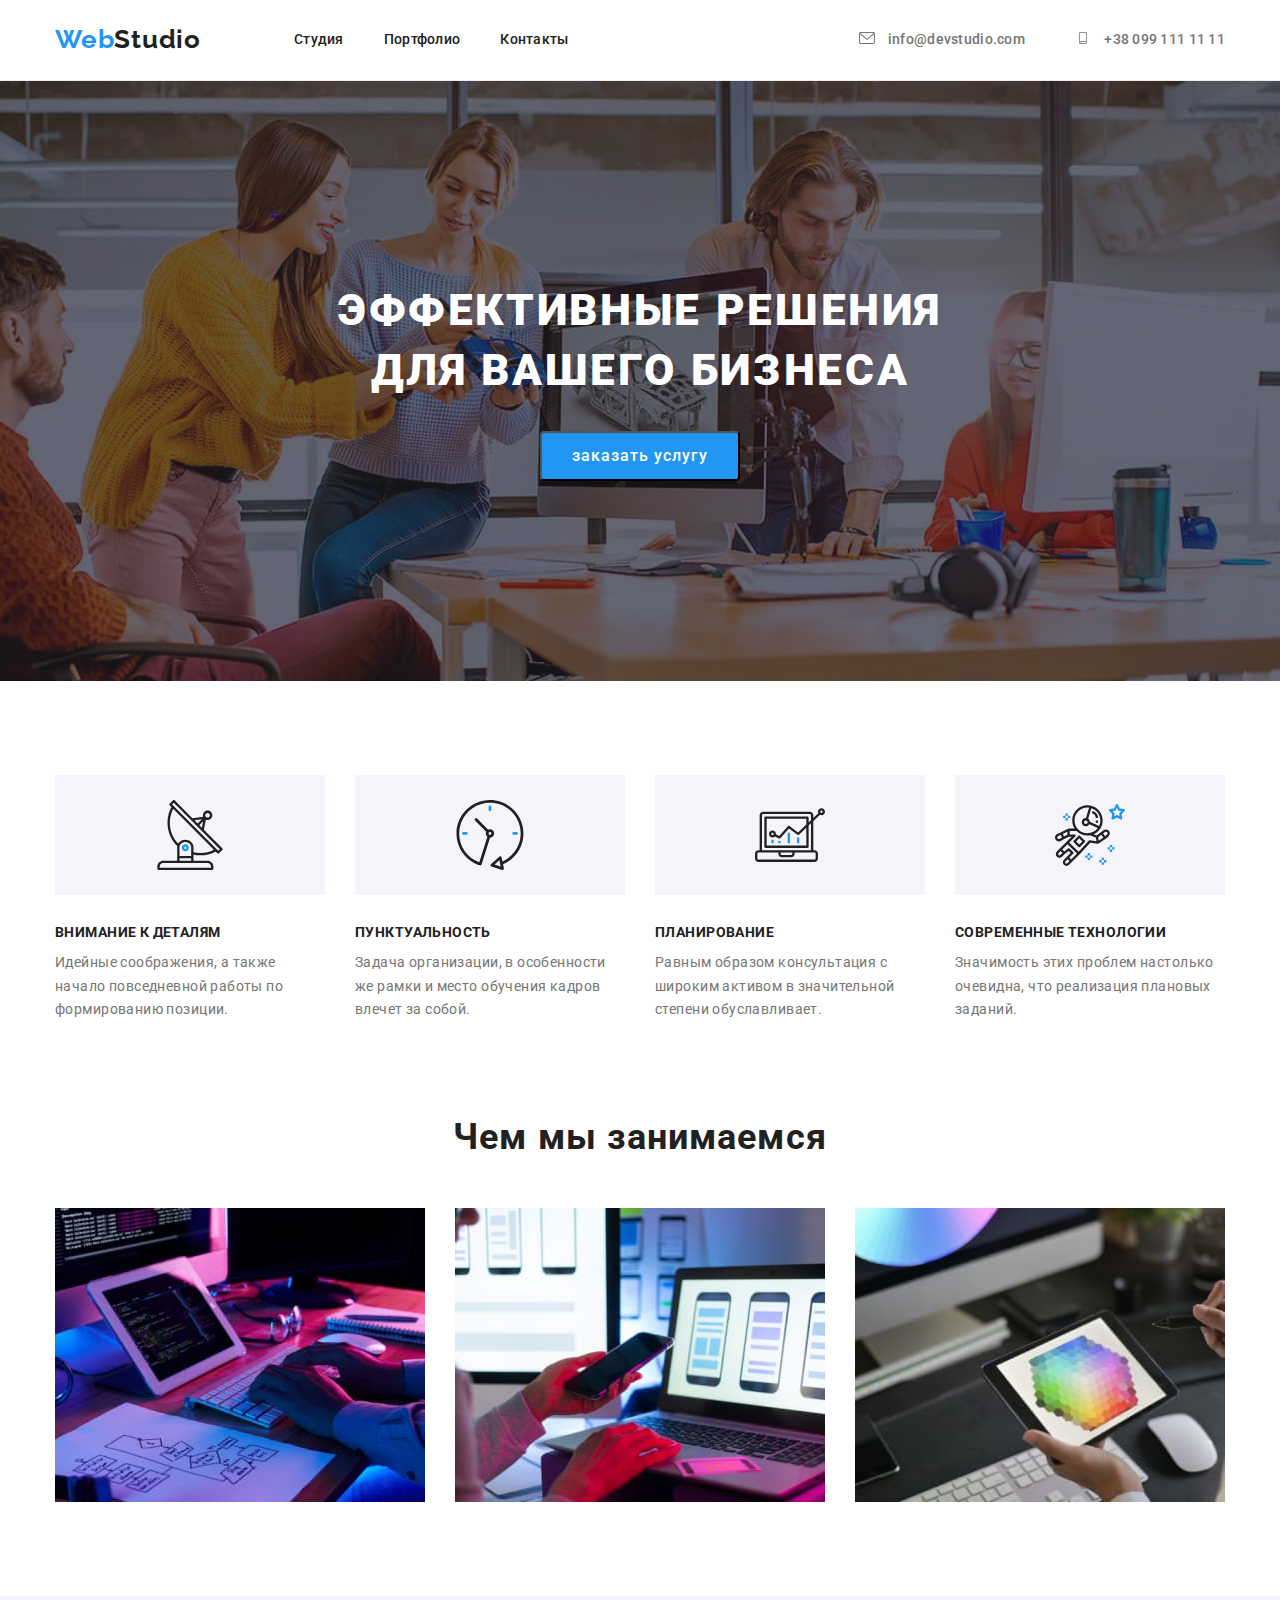
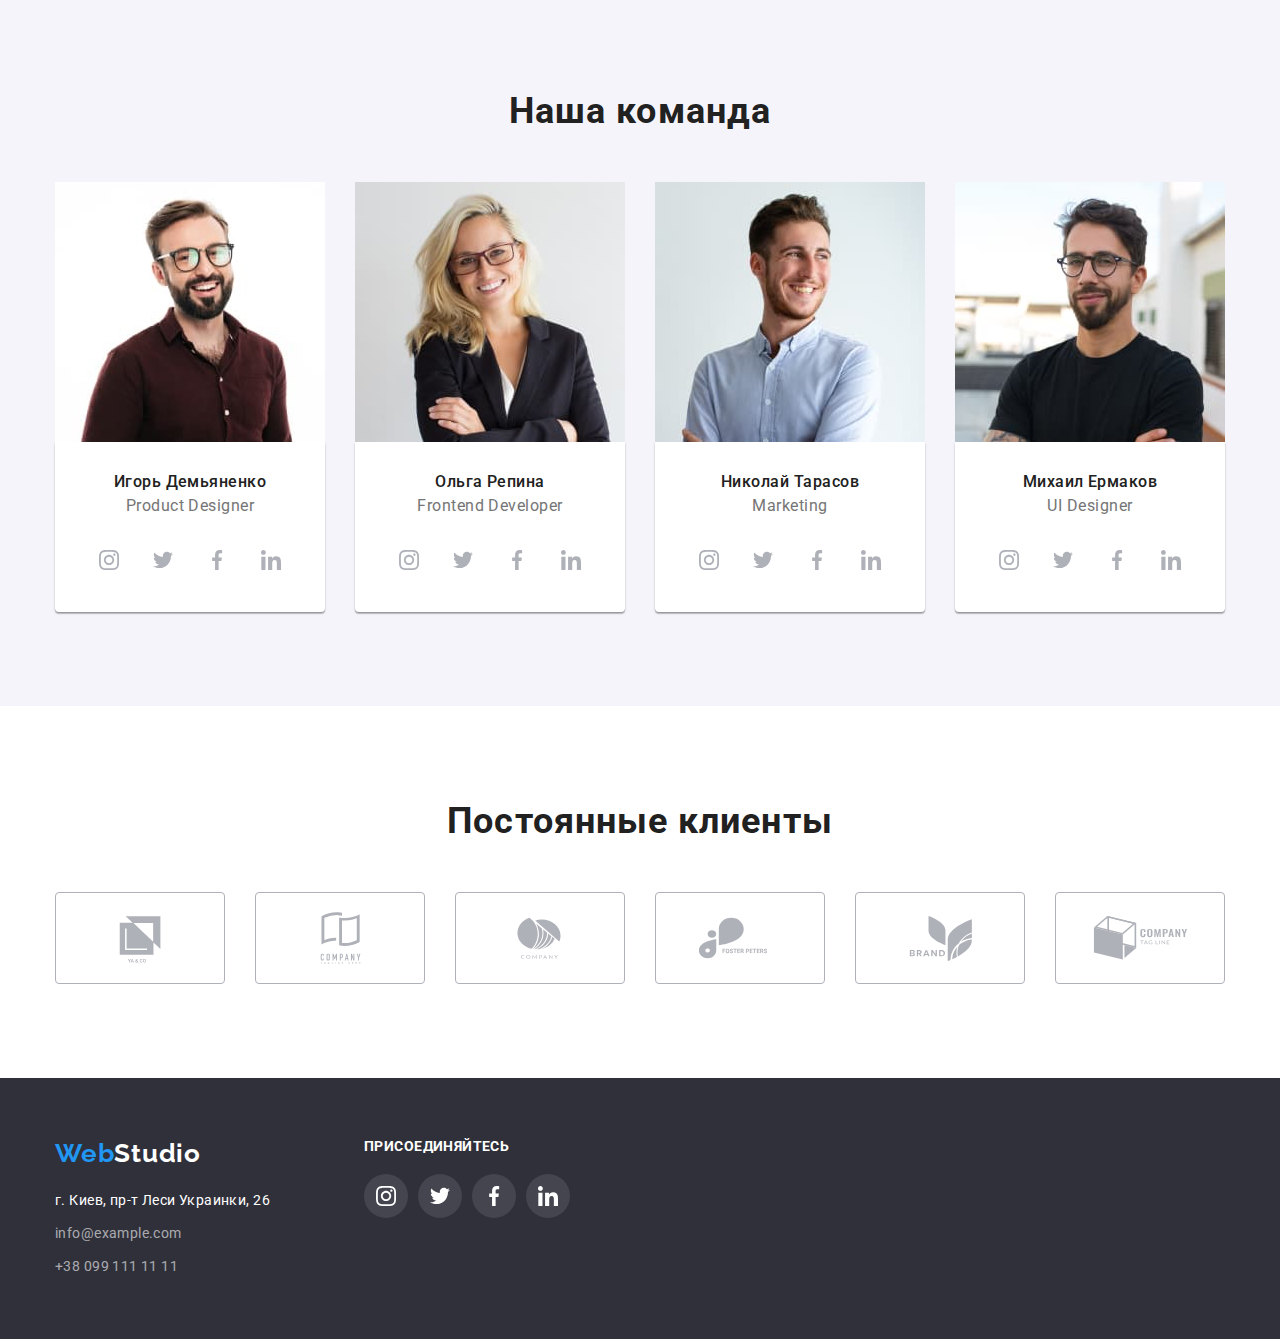
<file: index.html>
<!DOCTYPE html>
<html lang="ru">

<head>
    <meta charset="utf-8" />
    <title>Web studio</title>
    <link rel="preconnect" href="https://fonts.googleapis.com" />
    <link rel="preconnect" href="https://fonts.gstatic.com" crossorigin />
    <link href="https://fonts.googleapis.com/css2?family=Raleway:wght@700&family=Roboto:wght@400;500;700;900&display=swap" rel="stylesheet" />
    <link rel="stylesheet" href="https://cdnjs.cloudflare.com/ajax/libs/modern-normalize/1.0.0/modern-normalize.min.css" />
    <link rel="stylesheet" href="./CSS/reset.css" />
    <link rel="stylesheet" href="./CSS/styles.css" />
</head>

<body>
    <header class="header">
        <div class="container header-container">
            <nav class="nav">
                <a class="nav-logo" href=" "><span>Web</span>Studio</a>
                <ul class="header-list">
                    <li class="header-item">
                        <a href=" " class="header-link current"> Студия </a>
                    </li>
                    <li class="header-item">
                        <a href="./portfolio.html" class="header-link"> Портфолио </a>
                    </li>
                    <li class="header-item">
                        <a href=" " class="header-link"> Контакты </a>
                    </li>
                </ul>
            </nav>
            <ul class="header-links">
                <li>
                    <a href="mailto:info@devstudio.com " class="header-mail">
                        <svg class="hm-icon">
                <use href="./images/symbol-defs.svg#envelope-1"></use>
              </svg> info@devstudio.com
                    </a>
                </li>
                <li>
                    <a href="tel:+380991111111 " class="header-tel"><svg class="hm-icon">
                <use href="./images/symbol-defs.svg#smartphone-1"></use>
              </svg>
              +38 099 111 11 11</a
            >
          </li>
        </ul>
      </div>
    </header>
    <main>
      <!--шапка-->
      <section class="section cap">
        <div class="container overlay">
          <h1 class="cap-title">
            Эффективные решения <br />
            для вашего бизнеса
          </h1>
          <div class="tumb-btn">
            <button class="cap-btn" type="button ">заказать услугу</button>
          </div>
        </div>
      </section>
      <!--особенности-->
      <section class="section qualities">
        <div class="container">
          <ul class="qualities-list">
            <li class="qualities-item">
              <div class="q-icons">
                <svg class="q-icon">
                  <use href="images/symbol-defs.svg#antenna-1"></use>
                </svg>
              </div>
              <h3 class="qualities-title">внимание к деталям</h3>
              <p class="qualities-text">
                Идейные соображения, а также начало повседневной работы по
                формированию позиции.
              </p>
            </li>
            <li class="qualities-item">
              <div class="q-icons">
                <svg class="q-icon">
                  <use href="images/symbol-defs.svg#clock-1"></use>
                </svg>
              </div>
              <h3 class="qualities-title">Пунктуальность</h3>
              <p class="qualities-text">
                Задача организации, в особенности же рамки и место обучения
                кадров влечет за собой.
              </p>
            </li>
            <li class="qualities-item">
              <div class="q-icons">
                <svg class="q-icon">
                  <use href="images/symbol-defs.svg#diagram-1"></use>
                </svg>
              </div>
              <h3 class="qualities-title">Планирование</h3>
              <p class="qualities-text">
                Равным образом консультация с широким активом в значительной
                степени обуславливает.
              </p>
            </li>
            <li class="qualities-item">
              <div class="q-icons">
                <svg class="q-icon">
                  <use href="images/symbol-defs.svg#astronaut-1"></use>
                </svg>
              </div>
              <h3 class="qualities-title">Современные технологии</h3>
              <p class="qualities-text">
                Значимость этих проблем настолько очевидна, что реализация
                плановых заданий.
              </p>
            </li>
          </ul>
        </div>
      </section>
      <!--чем мы занимаемся-->
      <section class="section about">
        <div class="container">
          <h2 class="about-title">Чем мы занимаемся</h2>
          <ul class="about-list">
            <li class="about-item">
              <img
                src="./images/img1.jpg "
                alt="руки на клавиатуре "
                width="370 "
                height="294 "
              />
            </li>
            <li class="about-item">
              <img
                src="./images/img2.jpg "
                alt="телефон в руках "
                width="370 "
                height="294 "
              />
            </li>
            <li class="about-item">
              <img
                src="./images/img3.jpg "
                alt="планшет в руках "
                width="370 "
                height="294 "
              />
            </li>
          </ul>
        </div>
      </section>
      <!--наша команда-->
      <section class="section commands">
        <div class="container">
          <h2 class="command-title">Наша команда</h2>
          <ul class="command-list">
            <li class="command-item">
              <img
                src="./images/card1.jpg "
                alt="product desiner "
                width="270 "
              />
              <div class="command">
                <h3 class="names">Игорь Демьяненко</h3>
                <p class="profession">Product Designer</p>
                <div class="command-links">
                  <ul class="command-icons-list">
                    <li class="command-icon-item">
                      <a href="" class="command-icon">
                        <svg class="c-icon">
                          <use
                            href="images/symbol-defs.svg#instagram-2"
                          ></use></svg
                      ></a>
                </li>
                <li class="command-icon-item">
                    <a href="" class="command-icon">
                        <svg class="c-icon">
                          <use
                            href="images/symbol-defs.svg#twitter-1"
                          ></use></svg
                      ></a>
                    </li>
                    <li class="command-icon-item">
                      <a href="" class="command-icon">
                        <svg class="c-icon">
                          <use
                            href="images/symbol-defs.svg#facebook-1"
                          ></use></svg
                      ></a>
                    </li>
                    <li class="command-icon-item">
                      <a href="" class="command-icon">
                        <svg class="c-icon">
                          <use
                            href="images/symbol-defs.svg#linkedin-1"
                          ></use></svg
                      ></a>
                    </li>
                  </ul>
                </div>
              </div>
            </li>
            <li class="command-item">
              <img
                src="./images/card2.jpg "
                alt="frontend developer "
                width="270 "
              />
              <div class="command">
                <h3 class="names">Ольга Репина</h3>
                <p class="profession">Frontend Developer</p>
                <div class="command-links">
                  <ul class="command-icons-list">
                    <li class="command-icon-item">
                      <a href="" class="command-icon">
                        <svg class="c-icon">
                          <use
                            href="images/symbol-defs.svg#instagram-2"
                          ></use></svg
                      ></a>
                    </li>
                    <li class="command-icon-item">
                      <a href="" class="command-icon">
                        <svg class="c-icon">
                          <use
                            href="images/symbol-defs.svg#twitter-1"
                          ></use></svg
                      ></a>
                    </li>
                    <li class="command-icon-item">
                      <a href="" class="command-icon">
                        <svg class="c-icon">
                          <use
                            href="images/symbol-defs.svg#facebook-1"
                          ></use></svg
                      ></a>
                    </li>
                    <li class="command-icon-item">
                      <a href="" class="command-icon">
                        <svg class="c-icon">
                          <use
                            href="images/symbol-defs.svg#linkedin-1"
                          ></use></svg
                      ></a>
                    </li>
                  </ul>
                </div>
              </div>
            </li>
            <li class="command-item">
              <img src="./images/card3.jpg " alt="marketing " width="270 " />
              <div class="command">
                <h3 class="names">Николай Тарасов</h3>
                <p class="profession">Marketing</p>
                <div class="command-links">
                  <ul class="command-icons-list">
                    <li class="command-icon-item">
                      <a href="" class="command-icon">
                        <svg class="c-icon">
                          <use
                            href="images/symbol-defs.svg#instagram-2"
                          ></use></svg
                      ></a>
                    </li>
                    <li class="command-icon-item">
                      <a href="" class="command-icon">
                        <svg class="c-icon">
                          <use
                            href="images/symbol-defs.svg#twitter-1"
                          ></use></svg
                      ></a>
                    </li>
                    <li class="command-icon-item">
                      <a href="" class="command-icon">
                        <svg class="c-icon">
                          <use
                            href="images/symbol-defs.svg#facebook-1"
                          ></use></svg
                      ></a>
                    </li>
                    <li class="command-icon-item">
                      <a href="" class="command-icon">
                        <svg class="c-icon">
                          <use
                            href="images/symbol-defs.svg#linkedin-1"
                          ></use></svg
                      ></a>
                    </li>
                  </ul>
                </div>
              </div>
            </li>
            <li class="command-item">
              <img src="./images/card4.jpg " alt="ul desiner " width="270 " />
              <div class="command">
                <h3 class="names">Михаил Ермаков</h3>
                <p class="profession">UI Designer</p>
                <div class="command-links">
                  <ul class="command-icons-list">
                    <li class="command-icon-item">
                      <a href="" class="command-icon">
                        <svg class="c-icon">
                          <use
                            href="images/symbol-defs.svg#instagram-2"
                          ></use></svg
                      ></a>
                    </li>
                    <li class="command-icon-item">
                      <a href="" class="command-icon">
                        <svg class="c-icon">
                          <use
                            href="images/symbol-defs.svg#twitter-1"
                          ></use></svg
                      ></a>
                    </li>
                    <li class="command-icon-item">
                      <a href="" class="command-icon">
                        <svg class="c-icon">
                          <use
                            href="images/symbol-defs.svg#facebook-1"
                          ></use></svg
                      ></a>
                    </li>
                    <li class="command-icon-item">
                      <a href="" class="command-icon">
                        <svg class="c-icon">
                          <use
                            href="images/symbol-defs.svg#linkedin-1"
                          ></use></svg
                      ></a>
                    </li>
                  </ul>
                </div>
              </div>
            </li>
          </ul>
        </div>
      </section>

      <!-- постоянные клиенты-->
      <section class="section customers">
        <div class="container">
          <h2 class="customers-title">Постоянные клиенты</h2>
          <ul class="customers-list">
            <li class="customers-item">
              <a href="" class="cust-link">
                <svg class="cust-icons">
                  <use href="images/symbol-defs.svg#Logo1"></use></svg
              ></a>
            </li>
            <li class="customers-item">
              <a href="" class="cust-link">
                <svg class="cust-icons">
                  <use href="images/symbol-defs.svg#Logo2"></use></svg
              ></a>
            </li>
            <li class="customers-item">
              <a href="" class="cust-link">
                <svg class="cust-icons">
                  <use href="images/symbol-defs.svg#Logo3"></use></svg
              ></a>
            </li>
            <li class="customers-item">
              <a href="" class="cust-link">
                <svg class="cust-icons">
                  <use href="images/symbol-defs.svg#Logo4"></use></svg
              ></a>
            </li>
            <li class="customers-item">
              <a href="" class="cust-link">
                <svg class="cust-icons">
                  <use href="images/symbol-defs.svg#Logo5"></use></svg
              ></a>
            </li>
            <li class="customers-item">
              <a href="" class="cust-link">
                <svg class="cust-icons">
                  <use href="images/symbol-defs.svg#Logo6"></use></svg
              ></a>
            </li>
          </ul>
        </div>
      </section>
    </main>
    <footer class="footer">
      <div class="container f-container">
        <div class="footer-container">
          <a class="nav-logo" href=" "><span>Web</span>Studio</a>
          <ul class="footer-list">
            <li class="footer-item">
              <address class="address">г. Киев, пр-т Леси Украинки, 26</address>
            </li>
            <li class="footer-item">
              <a href="mailto:info@example.com ">info@example.com</a>
            </li>
            <li class="footer-item">
              <a href="tel:+380991111111 "> +38 099 111 11 11</a>
            </li>
          </ul>
        </div>
        <div class="footer-links">
          <h4 class="ftitle">Присоединяйтесь</h4>
          <ul class="flinks-list">
            <li class="flinks-item">
              <a href="" class="flink">
                <svg class="flink-icon">
                  <use href="./images/symbol-defs.svg#instagram-2"></use></svg
              ></a>
            </li>
            <li class="flinks-item">
              <a href="" class="flink">
                <svg class="flink-icon">
                  <use href="./images/symbol-defs.svg#twitter-1"></use></svg
              ></a>
            </li>
            <li class="flinks-item">
              <a href="" class="flink">
                <svg class="flink-icon">
                  <use href="./images/symbol-defs.svg#facebook-1"></use></svg
              ></a>
            </li>
            <li class="flinks-item">
              <a href="" class="flink">
                <svg class="flink-icon">
                  <use href="./images/symbol-defs.svg#linkedin-1"></use></svg
              ></a>
            </li>
          </ul>
        </div>
      </div>
    </footer>
  </body>
</html>
</file>
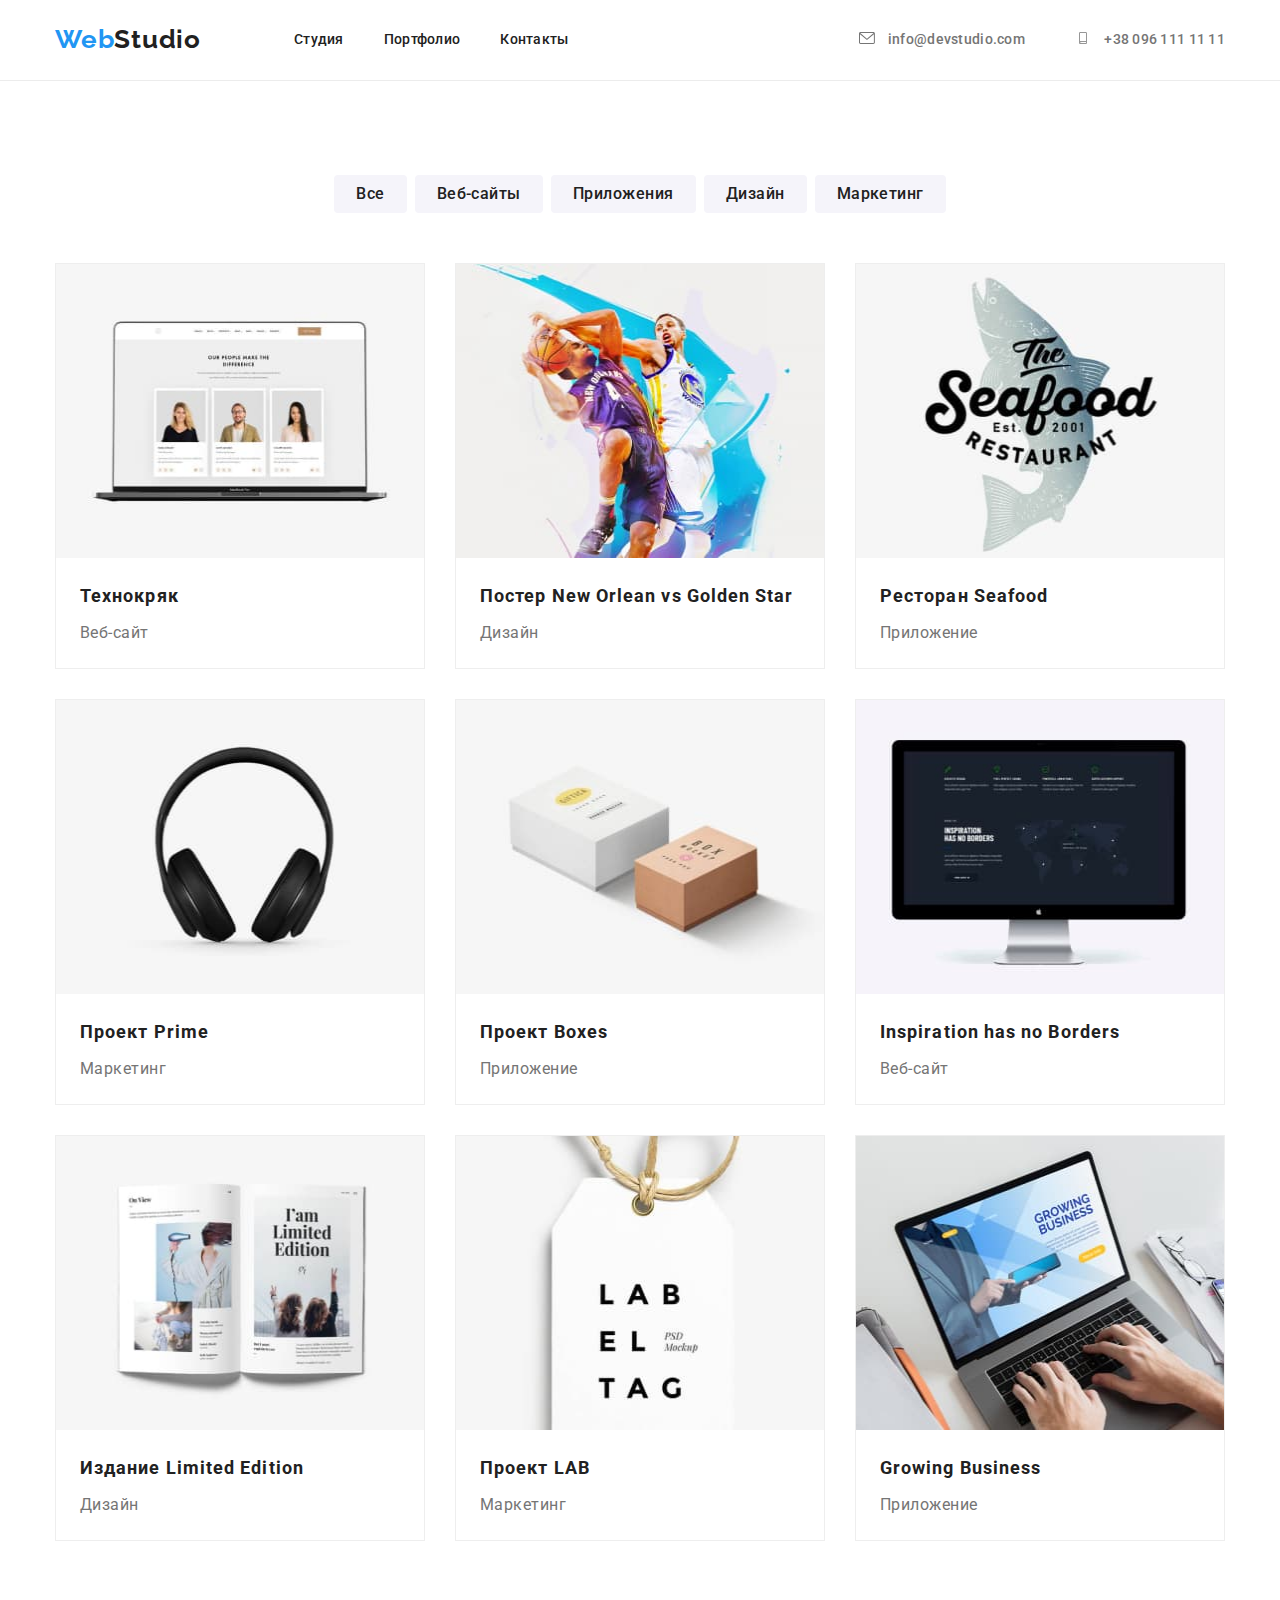
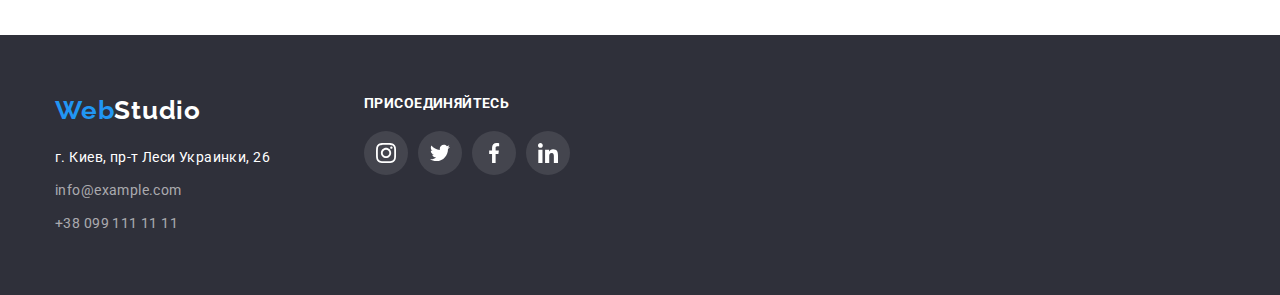
<file: portfolio.html>
<!DOCTYPE html>
<html lang="ru">

<head>
    <meta charset="utf-8" />
    <title>Portfolio</title>
    <link rel="preconnect" href="https://fonts.googleapis.com" />
    <link rel="preconnect" href="https://fonts.gstatic.com" crossorigin />
    <link href="https://fonts.googleapis.com/css2?family=Raleway:wght@700&family=Roboto:wght@400;500;700;900&display=swap" rel="stylesheet" />
    <link rel="stylesheet" href="https://cdnjs.cloudflare.com/ajax/libs/modern-normalize/1.0.0/modern-normalize.min.css" />
    <link rel="stylesheet" href="./CSS/reset.css" />
    <link rel="stylesheet" href="./CSS/styles.css" />
</head>

<body>
    <header class="header">
        <div class="container header-container">
            <nav class="nav">
                <a class="nav-logo" href=" "><span>Web</span>Studio</a>
                <ul class="header-list">
                    <li class="header-item">
                        <a href="./index.html" class="header-link"> Студия </a>
                    </li>
                    <li class="header-item">
                        <a href=" " class="header-link current"> Портфолио </a>
                    </li>
                    <li class="header-item">
                        <a href=" " class="header-link"> Контакты </a>
                    </li>
                </ul>
            </nav>
            <ul class="header-links">
                <li>
                    <a href="mailto:info@devstudio.com " class="header-mail">
                        <svg class="hm-icon">
                <use href="./images/symbol-defs.svg#envelope-1"></use>
              </svg> info@devstudio.com
                    </a>
                </li>
                <li>
                    <a href="tel:+380961111111 " class="header-tel">
                        <svg class="hm-icon">
                <use href="./images/symbol-defs.svg#smartphone-1"></use>
              </svg> +38 096 111 11 11</a>
                </li>
            </ul>
        </div>
    </header>
    <main>
        <section class="section filters">
            <div class="container">
                <ul class="filter-list">
                    <li class="filter-item">
                        <button class="filter-btn" type="button">Все</button>
                    </li>
                    <li class="filter-item">
                        <button class="filter-btn" type="button">Веб-сайты</button>
                    </li>
                    <li class="filter-item">
                        <button class="filter-btn" type="button">Приложения</button>
                    </li>
                    <li class="filter-item">
                        <button class="filter-btn" type="button">Дизайн</button>
                    </li>
                    <li class="filter-item">
                        <button class="filter-btn" type="button">Маркетинг</button>
                    </li>
                </ul>
            </div>
            <div class="container">
                <ul class="projects-list">
                    <li class="projects-item">
                        <div class="tumb">
                            <img src="./images/технокряк.jpg" alt="techno" width="370" height="294" /img>
                        </div>
                        <div class="project">
                            <h3 class="img-title">Технокряк</h3>
                            <p class="img-text">Веб-сайт</p>
                        </div>
                    </li>
                    <li class="projects-item">
                        <div class="tumb">
                            <img src="./images/постер стар.jpg" alt="posterstar" width="370" height="294" /img>
                        </div>
                        <div class="project">
                            <h3 class="img-title">Постер New Orlean vs Golden Star</h3>
                            <p class="img-text">Дизайн</p>
                        </div>
                    </li>
                    <li class="projects-item">
                        <div class="tumb">
                            <img src="./images/ресторан.jpg" alt="restaurant" width="370" height="294" /img>
                        </div>
                        <div class="project">
                            <h3 class="img-title">Ресторан Seafood</h3>
                            <p class="img-text">Приложение</p>
                        </div>
                    </li>
                    <li class="projects-item">
                        <div class="tumb">
                            <img src="./images/прайм.jpg" alt="prime" width="370" height="294" /img>
                        </div>
                        <div class="project">
                            <h3 class="img-title">Проект Prime</h3>
                            <p class="img-text">Маркетинг</p>
                        </div>
                    </li>
                    <li class="projects-item">
                        <div class="tumb">
                            <img src="./images/боксы.jpg" alt="boxes" width="370" height="294" /img>
                        </div>
                        <div class="project">
                            <h3 class="img-title">Проект Boxes</h3>
                            <p class="img-text">Приложение</p>
                        </div>
                    </li>
                    <li class="projects-item">
                        <div class="tumb">
                            <img src="./images/inspiration.jpg" alt="prime" width="370" height="294" /img>
                        </div>
                        <div class="project">
                            <h3 class="img-title">Inspiration has no Borders</h3>
                            <p class="img-text">Веб-сайт</p>
                        </div>
                    </li>
                    <li class="projects-item">
                        <div class="tumb">
                            <img src="./images/издание.jpg" alt="prime" width="370" height="294" /img>
                        </div>
                        <div class="project">
                            <h3 class="img-title">Издание Limited Edition</h3>
                            <p class="img-text">Дизайн</p>
                        </div>
                    </li>
                    <li class="projects-item">
                        <div class="tumb">
                            <img src="./images/лаб.jpg" alt="prime" width="370" height="294" /img>
                        </div>
                        <div class="project">
                            <h3 class="img-title">Проект LAB</h3>
                            <p class="img-text">Маркетинг</p>
                        </div>
                    </li>
                    <li class="projects-item">
                        <div class="tumb">
                            <img src="./images/гроу.jpg" alt="prime" width="370" height="294" /img>
                        </div>
                        <div class="project">
                            <h3 class="img-title">Growing Business</h3>
                            <p class="img-text">Приложение</p>
                        </div>
                    </li>
                </ul>
            </div>
        </section>
    </main>
    <footer class="footer">
        <div class="container f-container">
            <div class="footer-container">
                <a class="nav-logo" href=" "><span>Web</span>Studio</a>
                <ul class="footer-list">
                    <li class="footer-item">
                        <address class="address">г. Киев, пр-т Леси Украинки, 26</address>
                    </li>
                    <li class="footer-item">
                        <a href="mailto:info@example.com ">info@example.com</a>
                    </li>
                    <li class="footer-item">
                        <a href="tel:+380991111111 "> +38 099 111 11 11</a>
                    </li>
                </ul>
            </div>
            <div class="footer-links">
                <h4 class="ftitle">Присоединяйтесь</h4>
                <ul class="flinks-list">
                    <li class="flinks-item">
                        <a href="" class="flink">
                            <svg class="flink-icon">
                <use href="./images/symbol-defs.svg#instagram-2"></use></svg
            ></a>
          </li>
          <li class="flinks-item">
            <a href="" class="flink">
              <svg class="flink-icon">
                <use href="./images/symbol-defs.svg#twitter-1"></use></svg
            ></a>
          </li>
          <li class="flinks-item">
            <a href="" class="flink">
              <svg class="flink-icon">
                <use href="./images/symbol-defs.svg#facebook-1"></use></svg
            ></a>
          </li>
          <li class="flinks-item">
            <a href="" class="flink">
              <svg class="flink-icon">
                <use href="./images/symbol-defs.svg#linkedin-1"></use></svg
            ></a>
          </li>
        </ul>
      </div>
    </div>
    </footer>
  </body>
</html>
</file>
<file: CSS/styles.css>
:root {
    --header-list-color: #212121;
    --first-btn-color: ;
    --second-lnk-color: #2196f3;
    --first-title-color: #212121;
    --second-title-color: #ffffff;
    --first-text-color: #757575;
    --accent-color: #188ce8;
    --projects-list-gap: 30px;
}

body {
    font-family: "Roboto", sans-serif;
    color: #212121;
    background-color: #ffffff;
}

.container {
    width: 1200px;
    padding-right: 15px;
    padding-left: 15px;
    margin: 0 auto;
}


/* cite-nav */

.header {
    display: flex;
    padding-top: 24px;
    padding-bottom: 25px;
    background-color: #ffffff;
    border-bottom: 1px solid #ececec;
}

.header-container {
    display: flex;
}

.nav {
    display: flex;
    align-items: center;
}

.nav-logo {
    margin-right: 93px;
    margin-top: 0;
    margin-bottom: 0;
}

.header-links {
    display: flex;
    align-items: center;
    margin-left: auto;
    font-weight: 500;
    font-size: 14px;
    line-height: 1.14;
    letter-spacing: 0.02em;
    color: var(--header-list-color);
}

.header-list {
    display: flex;
    margin-right: auto;
    align-items: center;
}

.header-item+.header-item {
    margin-left: 40px;
}

.header-item a {
    text-decoration: none;
    font-weight: 500;
    font-size: 14px;
    line-height: 16px;
    letter-spacing: 0.02em;
    color: var(--header-list-color);
}

.nav-logo {
    font-family: "Raleway", sans-serif;
    font-weight: bold;
    font-size: 26px;
    line-height: 1.19;
    letter-spacing: 0.03em;
    text-decoration: none;
    color: var(--header-list-color);
}

.nav-logo>span {
    color: #2196f3;
}

.header-mail,
.header-tel {
    font-weight: 500;
    font-size: 14px;
    line-height: 1.14;
    letter-spacing: 0.02em;
    text-decoration: none;
    color: var(--first-text-color);
}

.hm-icon {
    width: 16px;
    height: 12px;
    fill: currentColor;
    margin-right: 10px;
}

.header-mail:hover,
.header-tel:hover,
.header-mail:focus,
.header-tel:focus {
    font-size: 14px;
    line-height: 1.14;
    letter-spacing: 0.02em;
    color: #2196f3;
}

.header-tel {
    margin-left: 50px;
}

.current {
    font-family: "Roboto", sans-serif;
    font-style: normal;
    font-weight: 500;
    font-size: 14px;
    line-height: 1.14;
    letter-spacing: 0.02em;
    color: #2196f3;
}

.header-link:hover,
.header-link:focus {
    color: #2196f3;
}

.section {
    padding-top: 94px;
    padding-bottom: 94px;
}


/* --a cap-- */

.cap {
    display: flex;
    padding-top: 200px;
    padding-bottom: 200px;
    margin: 0 auto;
    background-color: #c4c4c4;
    background-image: linear-gradient( rgba(47, 48, 58, 0.4), rgba(47, 48, 58, 0.4)), url(../images/бэкфон.jpg);
    background-repeat: no-repeat;
    background-position: center;
    background-size: cover;
}

.cap-title {
    font-size: 44px;
    font-weight: 900;
    text-align: center;
    line-height: 1.36;
    letter-spacing: 0.06em;
    text-transform: uppercase;
    color: #ffffff;
    margin-bottom: 30px;
}

.tumb-btn {
    display: flex;
    justify-content: center;
    margin: 0 auto;
}

.cap-btn {
    width: 200px;
    height: 50px;
    font-weight: 500;
    font-size: 16px;
    line-height: 1.87;
    text-align: center;
    letter-spacing: 0.06em;
    color: #ffffff;
    background-color: #2196f3;
    cursor: pointer;
    box-shadow: 0px 4px 4px rgba(0, 0, 0, 0.15);
    border-radius: 4px;
}

.cap-btn:hover,
.cap-btn:focus {
    color: #ffffff;
    background-color: #188ce8;
}

.section-title {
    font-style: normal;
    font-weight: bold;
    font-size: 36px;
    line-height: 1.17;
    text-align: center;
    letter-spacing: 0.03em;
    color: var(--first-title-color);
    margin-bottom: 50px;
}


/* ----qualities---- */

.qualities {
    padding-bottom: 0;
}

.qualities-list {
    display: flex;
    margin: 0 auto;
}

.qualities-list>.qualities-item {
    flex-basis: calc(100% / 4);
}

.qualities-title {
    font-size: 14px;
    line-height: 1.14;
    letter-spacing: 0.03em;
    text-transform: uppercase;
    margin-top: 30px;
    margin-bottom: 10px;
    color: var(--first-title-color);
}

.qualities-text {
    font-size: 14px;
    line-height: 1.71;
    letter-spacing: 0.03em;
    color: var(--first-text-color);
    text-align: left;
}

.qualities-item+.qualities-item {
    margin-left: 30px;
}

.q-icons {
    display: flex;
    height: 120px;
    justify-content: center;
    background-color: #f5f4fa;
}

.q-icon {
    margin-top: 25px;
    width: 70px;
    height: 70px;
}


/* -About- */

.about {
    margin: 0 auto;
}

.about-list {
    display: flex;
    margin-top: 50px;
}

.about-item+.about-item {
    margin-left: 30px;
}

.about-title {
    font-size: 36px;
    line-height: 42px;
    text-align: center;
    letter-spacing: 0.03em;
}


/* --our command --*/

.commands {
    background-color: #f5f4fa;
}

.command-title {
    margin-bottom: 50px;
    font-size: 36px;
    line-height: 42px;
    text-align: center;
    letter-spacing: 0.03em;
}

.command-list {
    display: flex;
    margin-left: -30px;
}

.command-list>.command-item {
    margin-left: 30px;
}

.command {
    padding-top: 30px;
    padding-bottom: 30px;
    text-align: center;
    background-color: #ffffff;
    box-shadow: 0px 1px 3px rgba(0, 0, 0, 0.12), 0px 1px 1px rgba(0, 0, 0, 0.14), 0px 2px 1px rgba(0, 0, 0, 0.2);
    border-radius: 0px 0px 4px 4px;
}

.names {
    font-weight: 500;
    font-size: 16px;
    line-height: 1.19;
    letter-spacing: 0.03em;
    color: var(--first-title-color);
}

.profession {
    font-size: 16px;
    line-height: 1.9;
    letter-spacing: 0.03em;
    color: var(--first-text-color);
}

.command-icons-list {
    display: flex;
    margin-left: 32px;
    margin-right: 32px;
    margin-top: 16px;
    justify-content: center;
}

.command-icon-item+.command-icon-item {
    margin-left: 10px;
}

.command-icon {
    display: flex;
    align-items: center;
    justify-content: center;
    width: 44px;
    height: 44px;
    color: #afb1b8;
    border-color: #afb1b8;
    border-radius: 50%;
}

.command-icon:hover,
.command-icon:focus {
    color: #ffffff;
    background-color: var(--second-lnk-color);
}

.c-icon {
    width: 20px;
    height: 20px;
    fill: currentColor;
}


/*  customers */

.customers-title {
    font-size: 36px;
    line-height: 42px;
    text-align: center;
    letter-spacing: 0.03em;
    margin-bottom: 50px;
}

.customers-list {
    display: flex;
}

.customers-item+.customers-item {
    margin-left: 30px;
}

.cust-link {
    display: flex;
    width: 170px;
    height: 92px;
    box-sizing: border-box;
    border: 1px solid #afb1b8;
    border-radius: 4px;
    color: #afb1b8;
}

.cust-link:hover,
.cust-link:focus {
    border-color: #2196f3;
    color: #2196f3;
}

.cust-icons {
    width: 106px;
    height: 60px;
    fill: currentColor;
    margin-top: 16px;
    margin-left: 32px;
}


/* portfolio projects */

.filter-list {
    display: flex;
    justify-content: center;
    margin-bottom: 50px;
}

.filter-item+.filter-item {
    margin-left: 8px;
}

.filter-btn {
    font-weight: 500;
    font-size: 16px;
    line-height: 1.62;
    text-align: center;
    padding-top: 6px;
    padding-bottom: 6px;
    padding-left: 22px;
    padding-right: 22px;
    letter-spacing: 0.03em;
    color: var(--first-title-color);
    background-color: #f5f4fa;
    border: none;
    border-radius: 4px;
}

.filter-btn:hover,
.filter-btn:focus {
    font-size: 16px;
    line-height: 1.62;
    text-align: center;
    letter-spacing: 0.03em;
    color: #ffffff;
    background-color: var(--second-lnk-color);
}

.projects-list {
    display: flex;
    flex-wrap: wrap;
    margin-top: calc(-1 * var(--projects-list-gap));
    margin-left: calc(-1 * var(--projects-list-gap));
}

.projects-list>.projects-item {
    flex-basis: calc(100% / 3 - var(--projects-list-gap));
    margin-top: var(--projects-list-gap);
    margin-left: var(--projects-list-gap);
}

.projects-item {
    background: #ffffff;
    border: 1px solid #eeeeee;
}

.projects-item:hover,
.projects-item:focus {
    cursor: pointer;
    box-shadow: 0px 1px 1px rgba(0, 0, 0, 0.12), 0px 4px 4px rgba(0, 0, 0, 0.06), 1px 4px 6px rgba(0, 0, 0, 0.16);
}

.img-title {
    margin-bottom: 4px;
    font-size: 18px;
    line-height: 36px;
    letter-spacing: 0.06em;
}

.projects-item>.img-title {
    font-size: 18px;
    line-height: 2;
    letter-spacing: 0.06em;
    color: var(--first-title-color);
}

.img-text {
    font-size: 16px;
    line-height: 1.87;
    letter-spacing: 0.03em;
    color: var(--first-text-color);
}

.project {
    padding-top: 20px;
    padding-bottom: 20px;
    padding-left: 24px;
    padding-right: 24px;
}


/* --footer-- */

.footer {
    background-color: #2f303a;
    padding-top: 60px;
    padding-bottom: 60px;
}

.f-container {
    display: flex;
}

.footer-container {
    display: flex;
    flex-direction: column;
}

.footer .nav-logo {
    color: #ffffff;
}

.nav-logo {
    font-family: Raleway;
    font-style: normal;
    font-weight: bold;
    font-size: 26px;
    line-height: 31px;
    letter-spacing: 0.03em;
}

.footer-item a {
    font-family: "Roboto", sans-serif;
    font-size: 14px;
    line-height: 1.71;
    letter-spacing: 0.03em;
    color: rgba(255, 255, 255, 0.6);
    text-decoration: none;
}

.footer-list a:hover,
.footer-list a:focus {
    font-size: 14px;
    line-height: 1.71;
    letter-spacing: 0.03em;
    color: #2196f3;
}

.address {
    font-style: normal;
    font-size: 14px;
    line-height: 1.71;
    letter-spacing: 0.03em;
    text-decoration: none;
    color: #ffffff;
    margin-top: 20px;
    margin-bottom: 9px;
}

.address:hover,
.address:focus {
    color: #2196f3;
}

.footer-item+.footer-item {
    margin-top: 9px;
}

.footer-links {
    display: flex;
    flex-direction: column;
    margin-left: 70px;
}

.ftitle {
    margin-bottom: 20px;
    font-size: 14px;
    line-height: 16px;
    letter-spacing: 0.03em;
    text-transform: uppercase;
    text-align: left;
    /* text-align: center; */
    color: var(--second-title-color);
}

.flinks-list {
    display: flex;
}

.flink {
    display: flex;
    justify-content: center;
    align-items: center;
    width: 44px;
    height: 44px;
    margin-right: 10px;
    background-color: rgba(255, 255, 255, 0.1);
    border-radius: 50%;
}

.flink:hover,
.flink:focus {
    background-color: var(--second-lnk-color);
}

.flink-icon {
    width: 20px;
    height: 20px;
    fill: #ffffff;
}
</file>
